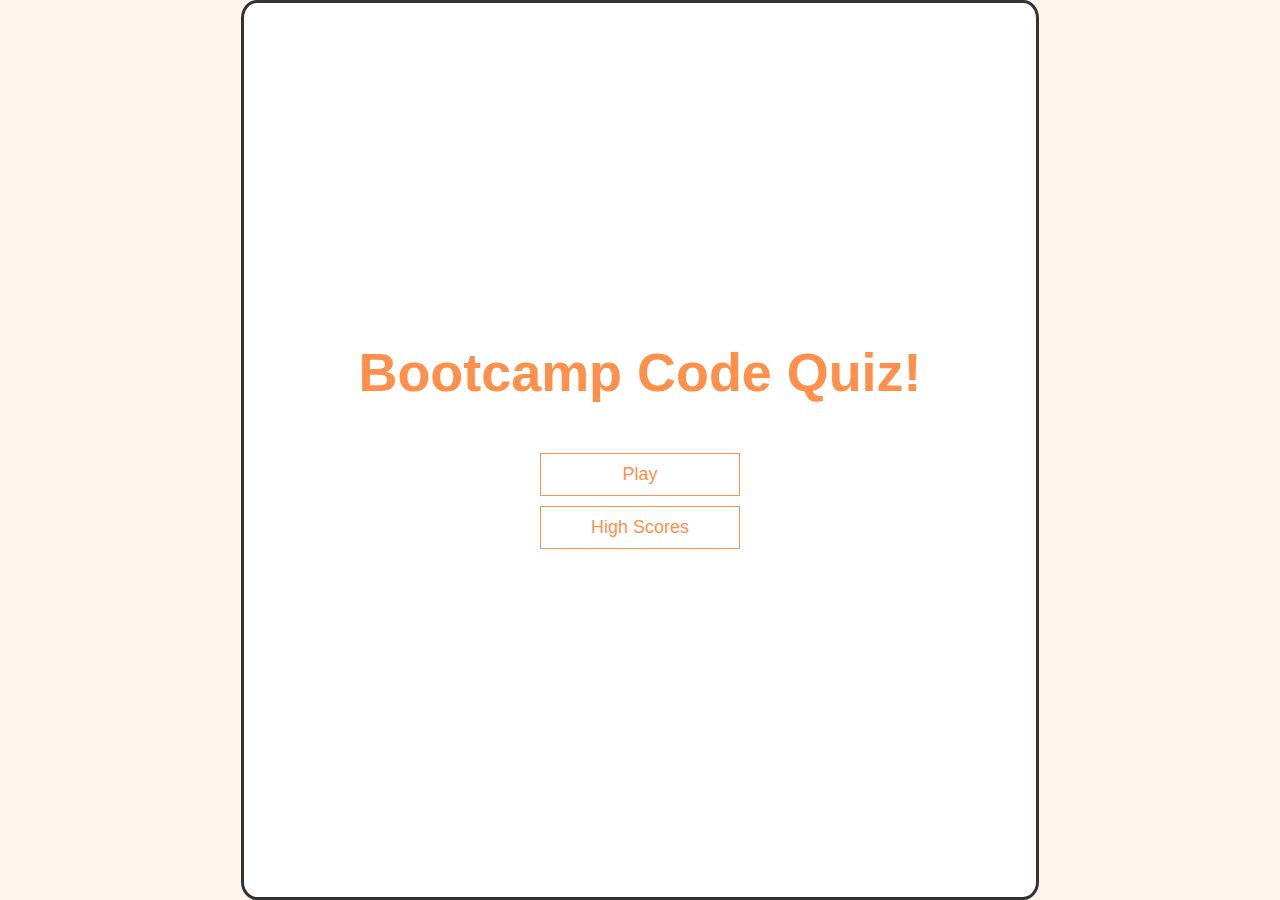
<file: index.html>
<!DOCTYPE html>
<html lang="en">
  <head>
    <meta charset="UTF-8">
    <meta http-equiv="X-UA-Compatible" content="IE=edge">
    <meta name="viewport" content="width=device-width, initial-scale=1.0">
    <title>Bootcamp Code Quiz!</title>
    <link rel="stylesheet" href="style.css" />
  </head>
  <body>
    <div class="container">
      <div id="home" class="flex-center flex-column">
        <h1>Bootcamp Code Quiz!</h1>
        <a class="btn" href="game.html">Play</a>
        <a class="btn" href="highscores.html">High Scores</a>
      </div>
    </div>
  </body>
</html>
</file>
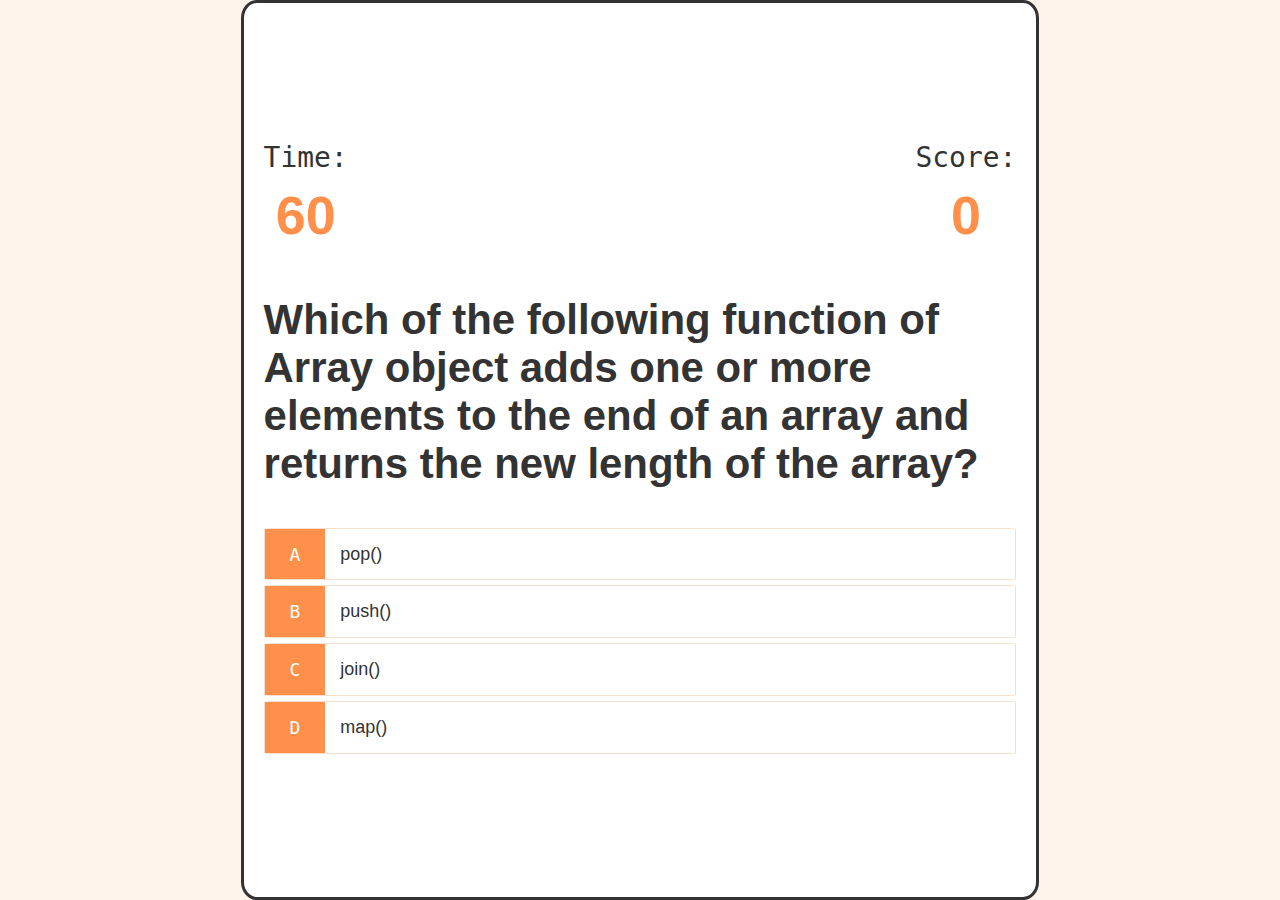
<file: game.html>
<!DOCTYPE html>
<html lang="en">
  <head>
    <meta charset="UTF-8">
    <meta http-equiv="X-UA-Compatible" content="IE=edge">
    <meta name="viewport" content="width=device-width, initial-scale=1.0">
    <title> Bootcamp Code Quiz Game!</title>
    <link rel="stylesheet" href="style.css" />
  </head>
  <body>
    <div class="container">
      <div id="game" class="justify-between flex-row ">
        <div id="top">
            <div id="top-item">
                <h3 class="top-text">
                  Time:
                </h3>
                <h1 class="top-main-text" id="time">
                  60
                </h1>
              </div>
          <div id="top-item">
            <h3 class="top-text">
              Score:
            </h3>
            <h1 class="top-main-text" id="score">
              0
            </h1>
          </div>
        </div>
        <h2 id="question">question?</h2>
        <div class="choice-container">
          <p class="choice-num">A</p>
          <p class="choice-text" data-number="1">Choice 1</p>
        </div>
        <div class="choice-container">
          <p class="choice-num">B</p>
          <p class="choice-text" data-number="2">Choice 2</p>
        </div>
        <div class="choice-container">
          <p class="choice-num">C</p>
          <p class="choice-text" data-number="3">Choice 3</p>
        </div>
        <div class="choice-container">
          <p class="choice-num">D</p>
          <p class="choice-text" data-number="4">Choice 4</p>
        </div>
      </div>
    </div>
    <script src="script.js"></script>
  </body>
</html>
</file>
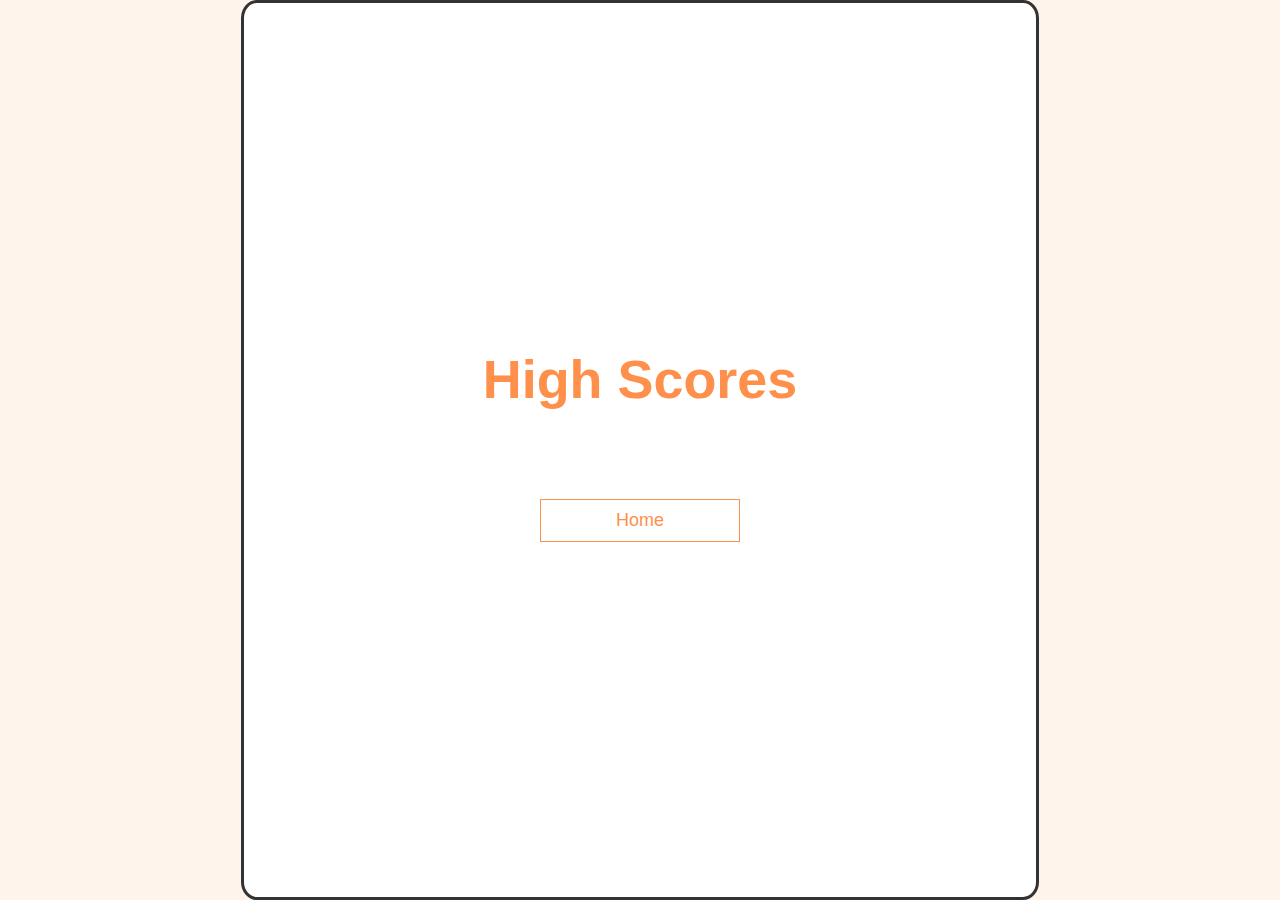
<file: highscores.html>
<!DOCTYPE html>
<html lang="en">
  <head>
    <meta charset="UTF-8">
    <meta http-equiv="X-UA-Compatible" content="IE=edge">
    <meta name="viewport" content="width=device-width, initial-scale=1.0">
    <title>High Scores!</title>
    <link rel="stylesheet" href="style.css" />
  </head>
  <body>
    <div class="container">
      <div id="highScores" class="flex-center flex-column">
        <h1 id="finalScore">High Scores</h1>
        <ul id="highScoresList"></ul>
        <a class="btn" href="index.html">Home</a>
      </div>
    </div>
    <script src="script.js"></script>
  </body>
</html>
</file>
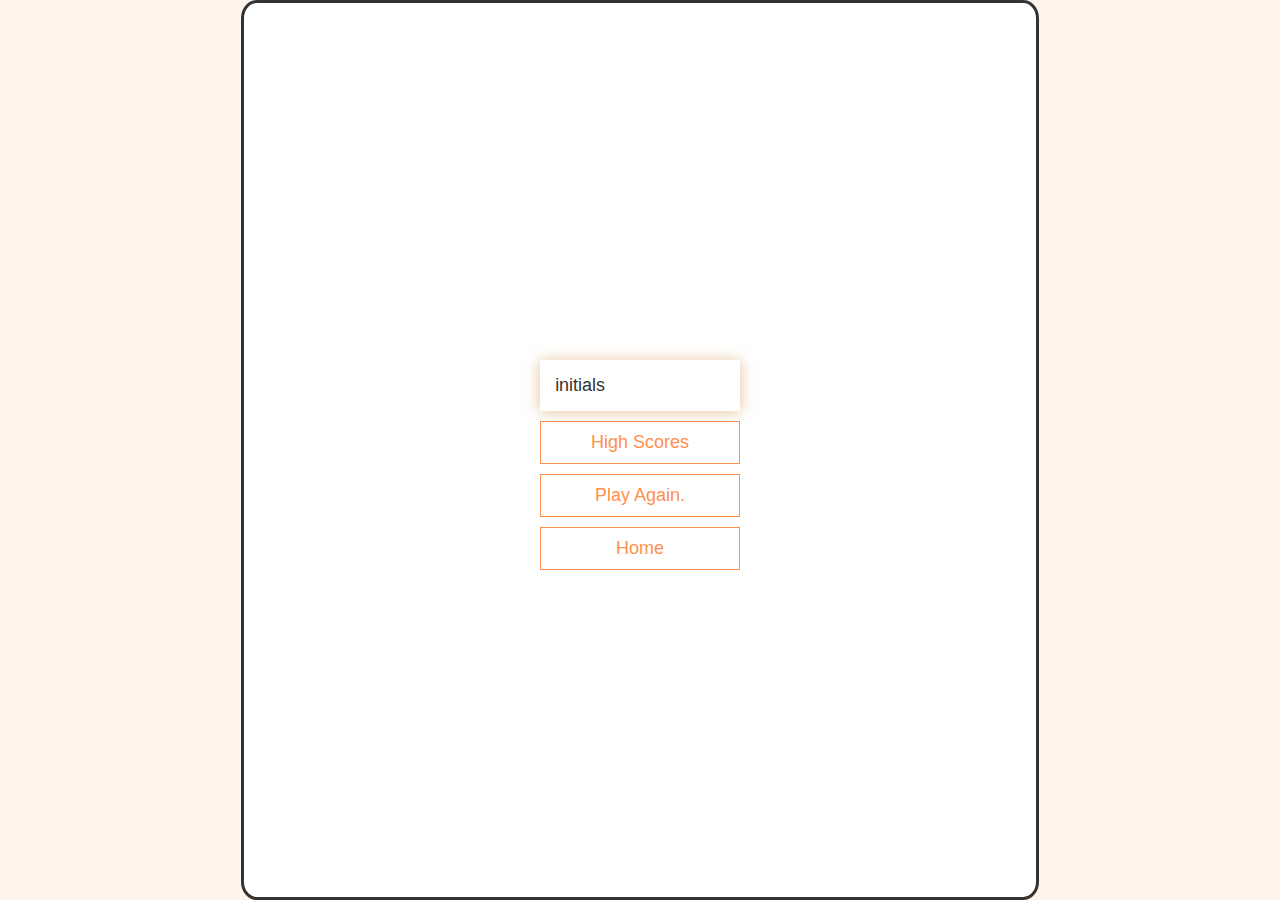
<file: lastPage.html>
<!DOCTYPE html>
<html lang="en">
  <head>
    <meta charset="UTF-8" />
    <meta name="viewport" content="width=device-width, initial-scale=1.0" />
    <meta http-equiv="X-UA-Compatible" content="ie=edge" />
    <title>Done!</title>
    <link rel="stylesheet" href="style.css" />
  </head>
  <body>
    <div class="container">
      <div id="top-text" class="flex-center flex-column">
        <h2 id="finalScore"></h2>
        <form>
          <input type="text" name="initials" id="initials" placeholder="initials"/>
          <a type="submit" id="saveScore" class = "btn" href = "highscores.html">High Scores</a>
        </form>
        <a class="btn" href="game.html">Play Again.</a>
        <a class="btn" href="index.html">Home</a>
      </div>
    </div>
    <script src="script.js"></script>
  </body>
</html>
</file>
<file: style.css>
:root {
    background-color: #fff4ec;
    font-size: 62.4%;
    --orange: #ff904b;
    --text: #333;
}
* {
    box-sizing: border-box;
    font-family:'Segoe UI', Tahoma, Geneva, Verdana, sans-serif;
    margin: 0;
    padding: 0;
    color: var(--text);
}

h1,
h2,
h3,
h4 {
    margin-bottom: 1rem;
}

h1 {
    font-size: 5.4rem;
    color: var(--orange);
    margin-bottom: 5rem;
}

h1 > span{
    font-size: 2.4rem;
    font-weight: 500;
}

h2 {
    font-size: 4.2rem;
    font-weight: 700;
    margin-bottom: 4rem;
}

h3 {
    font-size: 2.8rem;
    font-weight: 500;
    font-family: monospace;
}

.container {
    width: 100vw;
    height: 100vh;
    /* allow for centering horizontally and vertically */
    display: flex;
    justify-content: center;
    align-items: center;
    max-width: 80rem;
    margin: 0 auto;
    padding: 2rem;
    background-color: white;
    border: solid;
    border-color: var(--text);
    border-radius: 2%;
}

.container > * {
    width: 100%;
}

.flex-column {
    display: flex;
    flex-direction: column;
}

.flex-center {
    justify-content: center;
    align-items: center;
}

.justify-center {
    justify-content: center;
}

.text-center {
    text-align: center;
}

.hidden {
    display: none;
}

.btn {
    font-size: 1.8rem;
    padding: 1rem 0;
    width: 20rem;
    text-align: center;
    border: 0.1rem solid;
    border-color:  var(--orange);
    margin-bottom: 1rem;
    text-decoration: none;
    color: var(--orange);
    background-color: white;
}

.btn:hover {
    cursor: pointer;
    box-shadow: 0 0.4rem 1.4rem 0 rgba(206, 128, 51, 0.5);
    transform: translateY(-0.1rem);
    transition: transform 150ms;
}

.btn[disabled]:hover {
    cursor: not-allowed;
    box-shadow: none;
    transform: none;
}

/* forms */
form {
    width: 100%;
    display: flex;
    flex-direction: column;
    align-items: center;
}

input {
    margin-bottom: 1rem;
    width: 20rem;
    padding: 1.5rem;
    font-size: 1.8rem;
    border: none;
    box-shadow: 0 0.1rem 1.4rem rgba(206, 128, 51, 0.5);
}

input::placeholder {
    color: var(--text);
}

.choice-container {
    display: flex;
    margin-bottom: 0.5rem;
    width: 100%;
    font-size: 1.8rem;
    border: 0.1rem solid rgb(206, 128, 51, 0.25);
    background-color: white;
    border-radius: 2%;
}

.choice-container:hover {
    cursor: pointer;
    box-shadow: 0 0.4rem 1.4rem 0 rgba(206, 128, 51, 0.5);
    transform: translateY(-0.1rem);
    transition: transform 150ms;

}

.choice-num {
    font-family: monospace;
    padding: 1.5rem 2.5rem;
    background-color: #ff904b;
    color: white;
}

.choice-text {
    padding: 1.5rem;
    width: 100%;
}

.correct {
    background-color: #63f585;
}

.incorrect {
    background-color: #f56876;
}


#top {
    display: flex;
    justify-content: space-between;
}

.top {
    text-align: center;
    font-size: 10rem;
}

.top-main-text {
    text-align: center;
    
}
 
#highScoresList {
    list-style: none;
    padding-left: 0;
    margin-bottom: 4rem;
  }
  
  .high-score {
    font-size: 2.8rem;
    margin-bottom: 0.5rem;
  }
  
  .high-score:hover {
    transform: scale(1.025);
  }
</file>
